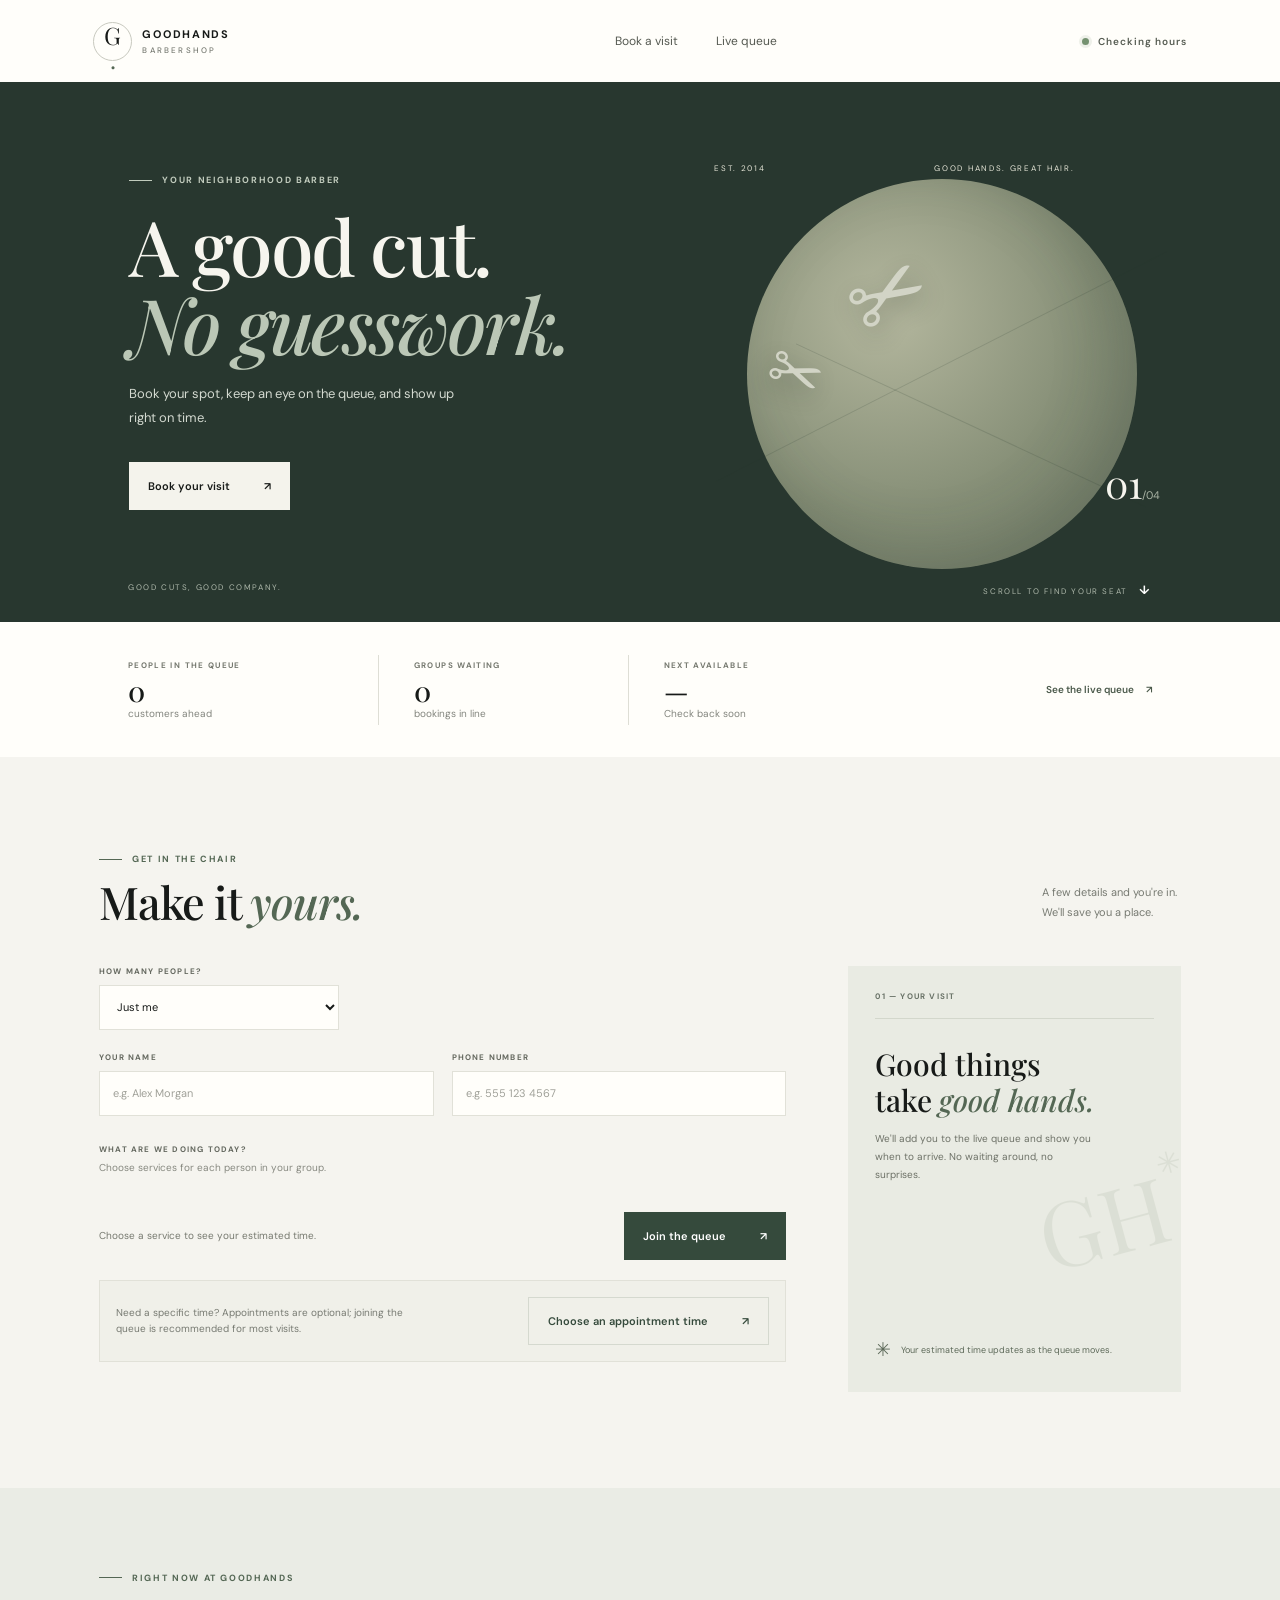
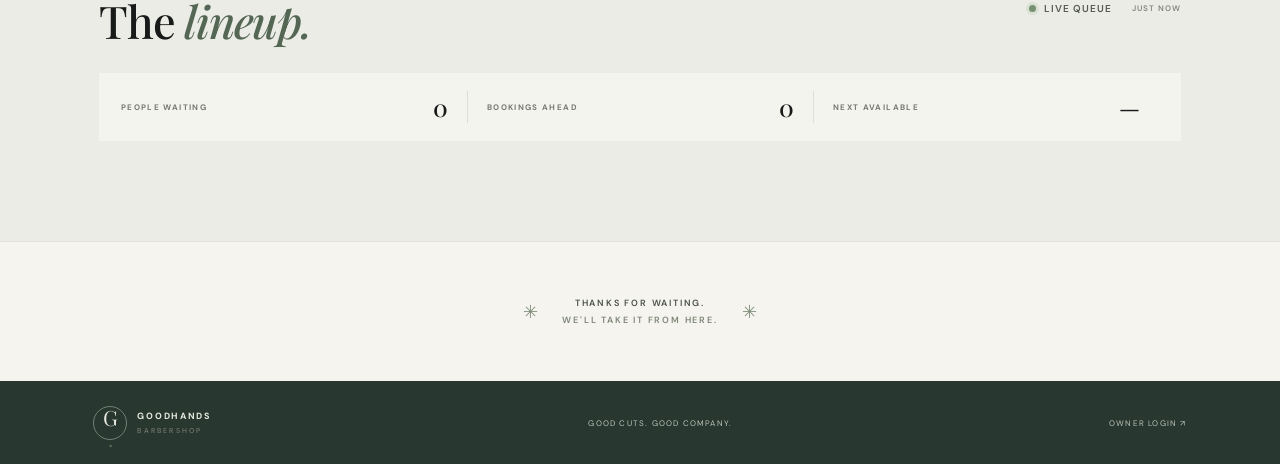
<file: index.html>
<!doctype html>
<html lang="en">
  <head>
    <meta charset="utf-8">
    <meta name="viewport" content="width=device-width, initial-scale=1">
    <meta name="theme-color" content="#111312">
    <title>Goodhands — Barbershop</title>
    <link rel="preconnect" href="https://fonts.googleapis.com">
    <link rel="preconnect" href="https://fonts.gstatic.com" crossorigin>
    <link href="https://fonts.googleapis.com/css2?family=DM+Sans:wght@400;500;600;700&family=Playfair+Display:wght@500;600;700&display=swap" rel="stylesheet">
    <link rel="stylesheet" href="styles.css">
    <script type="module" src="bootstrap.js"></script>
  </head>
  <body data-app-page="public">
    <header class="topbar">
      <a class="brand" href="#" aria-label="Goodhands home">
        <span class="brand-mark">G<span>.</span></span>
        <span class="brand-name">GOODHANDS<small>BARBERSHOP</small></span>
      </a>
      <nav class="main-nav" aria-label="Main navigation">
        <a href="#book">Book a visit</a>
        <a href="#queue">Live queue</a>
      </nav>
      <span class="open-status"><i></i><span id="shop-status">Checking hours</span></span>
    </header>

    <main>
      <section class="hero">
        <div class="hero-copy">
          <p class="eyebrow"><span class="eyebrow-line"></span> YOUR NEIGHBORHOOD BARBER</p>
          <h1>A good cut.<br><em>No guesswork.</em></h1>
          <p class="hero-description">Book your spot, keep an eye on the queue, and show up right on time.</p>
          <a class="button button-light" href="#book">Book your visit <span aria-hidden="true">↗</span></a>
        </div>
        <div class="hero-art" aria-hidden="true">
          <div class="sun-disc"></div>
          <div class="art-caption"><span>EST. 2014</span><span>GOOD HANDS. GREAT HAIR.</span></div>
          <div class="hero-number">01<span>/04</span></div>
          <div class="scissor scissor-one">✂</div>
          <div class="scissor scissor-two">✂</div>
        </div>
        <div class="hero-foot">
          <span>GOOD CUTS, GOOD COMPANY.</span>
          <span>SCROLL TO FIND YOUR SEAT <b>↓</b></span>
        </div>
      </section>

      <section class="stats-bar" aria-label="Current shop queue">
        <div class="stat-cell"><span class="stat-label">PEOPLE IN THE QUEUE</span><strong id="hero-people">0</strong><span class="stat-note">customers ahead</span></div>
        <div class="stat-cell"><span class="stat-label">GROUPS WAITING</span><strong id="hero-groups">0</strong><span class="stat-note">bookings in line</span></div>
        <div class="stat-cell"><span class="stat-label">NEXT AVAILABLE</span><strong id="hero-next">—</strong><span class="stat-note" id="hero-next-note">Check back soon</span></div>
        <a href="#queue" class="stats-link">See the live queue <span>↗</span></a>
      </section>

      <section class="section booking-section" id="book">
        <div class="section-heading">
          <div><p class="eyebrow"><span class="eyebrow-line"></span> GET IN THE CHAIR</p><h2>Make it <em>yours.</em></h2></div>
          <p class="section-aside">A few details and you're in.<br>We'll save you a place.</p>
        </div>
        <div class="booking-layout">
          <form id="booking-form" class="booking-form">
            <label class="field party-field"><span>HOW MANY PEOPLE?</span><select id="party-size" name="partySize"><option value="1">Just me</option><option value="2">2 people</option><option value="3">3 people</option><option value="4">4 people</option><option value="5">5 people</option><option value="6">6 people</option></select></label>
            <div class="form-row">
              <label class="field"><span>YOUR NAME</span><input id="customer-name" name="name" autocomplete="name" placeholder="e.g. Alex Morgan" required maxlength="60"></label>
              <label class="field"><span>PHONE NUMBER</span><input id="customer-phone" name="phone" type="tel" autocomplete="tel" placeholder="e.g. 555 123 4567" required maxlength="24"></label>
            </div>
            <section class="service-field">
              <h3 class="service-heading">WHAT ARE WE DOING TODAY?</h3>
              <p>Choose services for each person in your group.</p>
              <div class="person-services" id="person-services"></div>
            </section>
            <div class="form-footer">
              <span id="booking-estimate">Choose a service to see your estimated time.</span>
              <button class="button button-dark" type="submit">Join the queue <span aria-hidden="true">↗</span></button>
            </div>
            <div class="appointment-option">
              <p>Need a specific time? Appointments are optional; joining the queue is recommended for most visits.</p>
              <button class="button button-outline" id="choose-appointment" type="button">Choose an appointment time <span aria-hidden="true">↗</span></button>
            </div>
            <p class="form-message" id="form-message" role="status" aria-live="polite"></p>
          </form>
          <aside class="booking-aside">
            <div class="aside-index">01 — YOUR VISIT</div>
            <div class="aside-rule"></div>
            <h3>Good things<br>take <em>good hands.</em></h3>
            <p>We'll add you to the live queue and show you when to arrive. No waiting around, no surprises.</p>
            <div class="aside-detail"><span>✳</span><span>Your estimated time updates as the queue moves.</span></div>
            <div class="aside-stamp">GH<span>✳</span></div>
          </aside>
        </div>
      </section>

      <section class="queue-section" id="queue">
        <div class="section queue-inner">
          <div class="section-heading queue-heading">
            <div><p class="eyebrow"><span class="eyebrow-line"></span> RIGHT NOW AT GOODHANDS</p><h2>The <em>lineup.</em></h2></div>
            <div class="queue-live"><i></i> LIVE QUEUE <span id="queue-updated">JUST NOW</span></div>
          </div>
          <div class="queue-summary">
            <div><span class="stat-label">PEOPLE WAITING</span><strong id="queue-people">0</strong></div>
            <div><span class="stat-label">BOOKINGS AHEAD</span><strong id="queue-groups">0</strong></div>
            <div><span class="stat-label">NEXT AVAILABLE</span><strong id="queue-next">—</strong></div>
          </div>
          <div class="queue-list" id="queue-list" aria-live="polite"></div>
        </div>
      </section>

      <dialog class="booking-dialog appointment-dialog" id="appointment-dialog" aria-labelledby="appointment-title">
        <div class="confirmation-card">
          <div class="confirmation-mark">G<span>✳</span></div>
          <p class="eyebrow"><span class="eyebrow-line"></span> PICK YOUR VISIT TIME</p>
          <h2 id="appointment-title">Choose a <em>time.</em></h2>
          <p class="appointment-help">Available appointments today and tomorrow. Times reflect the current queue.</p>
          <label class="field appointment-date-field" for="appointment-date"><span>DATE</span>
            <select id="appointment-date"></select>
          </label>
          <div class="appointment-slots" id="appointment-slots" role="group" aria-label="Available appointment times"></div>
          <p class="appointment-message" id="appointment-message" role="status" aria-live="polite"></p>
          <button class="button button-dark confirmation-close" id="confirm-appointment" type="button" disabled>Confirm appointment <span aria-hidden="true">↗</span></button>
          <button class="dialog-cancel" id="cancel-appointment" type="button">Back to booking</button>
        </div>
      </dialog>

      <dialog class="booking-dialog" id="booking-confirmation" aria-labelledby="confirmation-title">
        <div class="confirmation-card">
          <div class="confirmation-mark">G<span>✳</span></div>
          <p class="eyebrow" id="confirmation-type"><span class="eyebrow-line"></span> YOU'RE IN THE QUEUE</p>
          <h2 id="confirmation-title">Booking <em>confirmed.</em></h2>
          <p class="confirmation-number-label">YOUR BOOKING NUMBER</p>
          <strong class="confirmation-number" id="confirmation-number"></strong>
          <p class="confirmation-number-help">Your token is the first 2 letters of your name, followed by a hyphen and the last 3 digits of your phone number.</p>
          <div class="confirmation-time"><span id="confirmation-time-label">ESTIMATED CHAIR TIME</span><strong id="confirmation-time"></strong></div>
          <p class="arrival-note">Please arrive <strong>15 minutes before</strong> your estimated time.</p>
          <div class="confirmation-contacts">
            <a class="confirmation-contact" id="confirmation-call" href="tel:" hidden>Call the shop</a>
            <a class="confirmation-contact" id="confirmation-whatsapp" href="https://wa.me/" target="_blank" rel="noopener" hidden>WhatsApp</a>
          </div>
          <button class="button button-dark confirmation-close" id="confirmation-close" type="button">Got it <span aria-hidden="true">✓</span></button>
        </div>
      </dialog>

      <dialog class="booking-dialog" id="after-hours-dialog" aria-labelledby="after-hours-title">
        <div class="confirmation-card">
          <div class="confirmation-mark">G<span>✳</span></div>
          <p class="eyebrow"><span class="eyebrow-line"></span> WE'RE CLOSED FOR TODAY</p>
          <h2 id="after-hours-title">The shop is <em>closed.</em></h2>
          <p class="after-hours-message">Today's closing time is <strong id="closing-time"></strong>. Contact the owner or book for tomorrow.</p>
          <div class="confirmation-contacts after-hours-contacts">
            <a class="confirmation-contact" id="after-hours-call" href="tel:" hidden>Call the shop</a>
            <a class="confirmation-contact" id="after-hours-whatsapp" href="https://wa.me/" target="_blank" rel="noopener" hidden>WhatsApp</a>
            <span class="contact-unavailable" id="after-hours-no-contact" hidden>Owner contact details aren't available.</span>
          </div>
          <button class="button button-dark confirmation-close" id="book-tomorrow" type="button">Book for tomorrow <span aria-hidden="true">↗</span></button>
          <button class="dialog-cancel" id="cancel-after-hours" type="button">Not now</button>
        </div>
      </dialog>

      <section class="closing-note"><span>✳</span><p>THANKS FOR WAITING.<br><em>WE'LL TAKE IT FROM HERE.</em></p><span>✳</span></section>
    </main>
    <footer><a class="brand footer-brand" href="#"><span class="brand-mark">G<span>.</span></span><span class="brand-name">GOODHANDS<small>BARBERSHOP</small></span></a><span>GOOD CUTS. GOOD COMPANY.</span><span class="footer-actions"><a id="contact-owner" href="tel:" hidden>CALL SHOP ↗</a><a id="whatsapp-owner" href="https://wa.me/" target="_blank" rel="noopener" hidden>WHATSAPP ↗</a><a href="owner.html">OWNER LOGIN ↗</a></span></footer>
  </body>
</html>
</file>
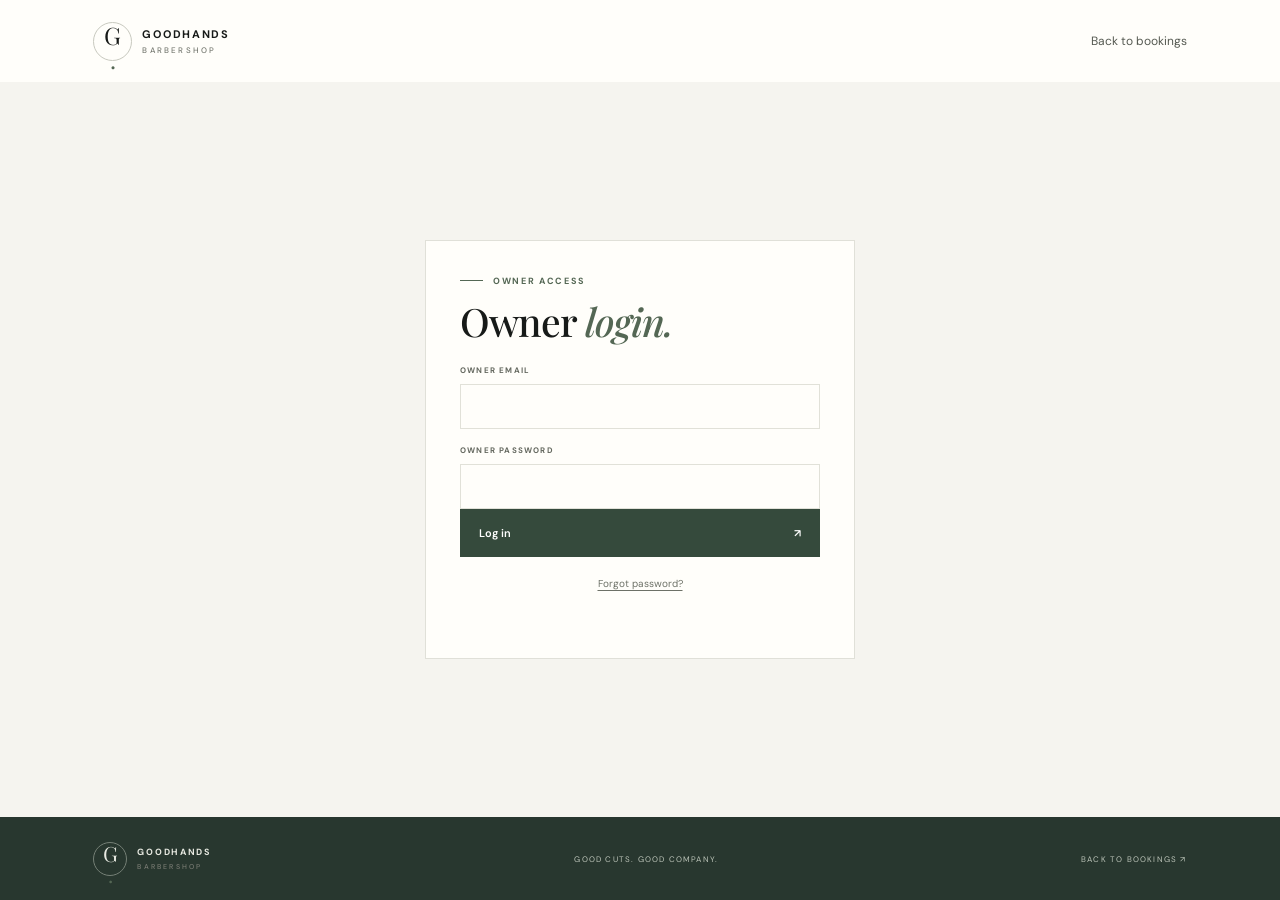
<file: owner.html>
<!doctype html>
<html lang="en">
  <head>
    <meta charset="utf-8">
    <meta name="viewport" content="width=device-width, initial-scale=1">
    <meta name="theme-color" content="#111312">
    <title>Owner login — Goodhands</title>
    <link rel="preconnect" href="https://fonts.googleapis.com">
    <link rel="preconnect" href="https://fonts.gstatic.com" crossorigin>
    <link href="https://fonts.googleapis.com/css2?family=DM+Sans:wght@400;500;600;700&family=Playfair+Display:wght@500;600;700&display=swap" rel="stylesheet">
    <link rel="stylesheet" href="styles.css">
    <script type="module" src="bootstrap.js"></script>
  </head>
  <body data-app-page="owner">
    <header class="topbar">
      <a class="brand" href="index.html" aria-label="Goodhands home">
        <span class="brand-mark">G<span>.</span></span>
        <span class="brand-name">GOODHANDS<small>BARBERSHOP</small></span>
      </a>
      <nav class="main-nav" aria-label="Main navigation">
        <a href="index.html">Back to bookings</a>
      </nav>
      <button class="logout-button" id="logout-button" type="button" hidden>Log out</button>
    </header>
    <main>
      <section class="owner-auth-wrap" id="auth-panel">
        <form class="auth-card" id="auth-form">
          <p class="eyebrow"><span class="eyebrow-line"></span> OWNER ACCESS</p>
          <h1 id="auth-title">Owner <em>login.</em></h1>
          <p class="auth-intro" id="auth-intro"></p>
          <label class="field"><span>OWNER EMAIL</span><input id="owner-email" type="email" autocomplete="username" required></label>
          <label class="field"><span>OWNER PASSWORD</span><input id="owner-password" type="password" autocomplete="current-password" minlength="8" required></label>
          <button class="button button-dark auth-submit" id="auth-submit" type="submit">Log in <span aria-hidden="true">↗</span></button>
          <button class="dialog-cancel forgot-password" id="forgot-password" type="button">Forgot password?</button>
          <p class="form-message" id="auth-message" role="status" aria-live="polite"></p>
        </form>
        <form class="auth-card" id="password-update-form" hidden>
          <p class="eyebrow"><span class="eyebrow-line"></span> ACCOUNT RECOVERY</p>
          <h1>Set a new <em>password.</em></h1>
          <p class="auth-intro">Choose a new password for your owner account.</p>
          <label class="field"><span>NEW PASSWORD</span><input id="new-owner-password" type="password" autocomplete="new-password" minlength="8" required></label>
          <label class="field"><span>CONFIRM NEW PASSWORD</span><input id="confirm-owner-password" type="password" autocomplete="new-password" minlength="8" required></label>
          <button class="button button-dark auth-submit" type="submit">Update password <span aria-hidden="true">↗</span></button>
          <p class="form-message" id="password-update-message" role="status" aria-live="polite"></p>
        </form>
      </section>

      <section class="section owner-section owner-dashboard" id="owner-dashboard" hidden>
        <div class="section-heading">
          <div><p class="eyebrow"><span class="eyebrow-line"></span> THE BACK ROOM</p><h2>Owner <em>dashboard.</em></h2></div>
          <p class="section-aside">Set your hours. Keep the line moving.<br>You're in control.</p>
        </div>
        <p class="auth-warning dashboard-warning">Shop settings and customer details are stored in the shared online database. Keep your owner account password private.</p>
        <div class="owner-layout">
          <form id="hours-form" class="hours-card">
            <div class="card-title-row"><div><span class="card-kicker">01 / SHOP SETTINGS</span><h3>Shop hours</h3></div><span class="settings-icon">✳</span></div>
            <div class="hours-grid">
              <label class="field"><span>OPENS AT</span><input type="time" id="open-time" required></label>
              <label class="field"><span>CLOSES AT</span><input type="time" id="close-time" required></label>
              <label class="field"><span>LUNCH STARTS</span><input type="time" id="lunch-start" required></label>
              <label class="field"><span>LUNCH ENDS</span><input type="time" id="lunch-end" required></label>
            </div>
            <label class="field owner-contact-field"><span>SHOP CONTACT PHONE</span><input type="tel" id="owner-phone" autocomplete="tel" placeholder="Include country code for WhatsApp" maxlength="24"></label>
            <p class="hours-hint">Set your public contact number here. Add a country code to enable WhatsApp.</p>
            <button type="submit" class="button button-dark hours-save">Save shop hours <span aria-hidden="true">↗</span></button>
            <p class="form-message" id="hours-message" role="status" aria-live="polite"></p>
          </form>
          <div class="manage-card">
            <div class="card-title-row"><div><span class="card-kicker">02 / KEEP THINGS MOVING</span><h3>Manage the queue</h3></div><span class="manage-count" id="manage-count">0 WAITING</span></div>
            <div class="manage-list" id="manage-list"></div>
            <p class="form-message" id="manage-message" role="status" aria-live="polite"></p>
            <div class="completed-wrap">
              <button type="button" class="completed-toggle" id="completed-toggle" aria-expanded="false">Completed visits <span id="completed-count">(0)</span><span class="toggle-arrow">⌄</span></button>
              <div class="completed-list" id="completed-list" hidden></div>
            </div>
          </div>
        </div>
        <form class="owner-add-form" id="owner-booking-form">
          <div class="card-title-row">
            <div><span class="card-kicker">03 / WALK-IN OR PHONE BOOKING</span><h3>Add people to the queue</h3></div>
            <span class="settings-icon">＋</span>
          </div>
          <label class="field owner-party-field"><span>HOW MANY PEOPLE?</span><select id="owner-party-size" name="partySize"><option value="1">1 person</option><option value="2">2 people</option><option value="3">3 people</option><option value="4">4 people</option><option value="5">5 people</option><option value="6">6 people</option></select></label>
          <div class="form-row owner-customer-fields">
            <label class="field"><span>YOUR NAME</span><input id="owner-customer-name" autocomplete="name" maxlength="60" required></label>
            <label class="field"><span>PHONE NUMBER</span><input id="owner-customer-phone" type="tel" autocomplete="tel" maxlength="24" required></label>
          </div>
          <section class="service-field">
            <h4 class="service-heading">SERVICES FOR EACH PERSON</h4>
            <p>Choose at least one service per person.</p>
            <div class="person-services" id="owner-person-services"></div>
          </section>
          <div class="form-footer"><span id="owner-booking-estimate">Choose services for the group.</span><button class="button button-dark" type="submit">Add to queue <span aria-hidden="true">↗</span></button></div>
          <p class="form-message" id="owner-booking-message" role="status" aria-live="polite"></p>
        </form>
      </section>
    </main>
    <footer><a class="brand footer-brand" href="index.html"><span class="brand-mark">G<span>.</span></span><span class="brand-name">GOODHANDS<small>BARBERSHOP</small></span></a><span>GOOD CUTS. GOOD COMPANY.</span><a href="index.html">BACK TO BOOKINGS ↗</a></footer>
  </body>
</html>
</file>
<file: styles.css>
:root {
  color-scheme: light;
  --ink: #171a18;
  --muted: #777a72;
  --paper: #f5f4ef;
  --white: #fffefa;
  --green: #546754;
  --green-dark: #354a3c;
  --line: #deded5;
  --serif: "Playfair Display", Georgia, serif;
  --sans: "DM Sans", Arial, sans-serif;
}

* { box-sizing: border-box; }
[hidden] { display: none !important; }
html { scroll-behavior: smooth; scroll-padding-top: 85px; }
body { margin: 0; background: var(--paper); color: var(--ink); font-family: var(--sans); font-size: 14px; -webkit-font-smoothing: antialiased; }
a { color: inherit; text-decoration: none; }
button, input, select { font: inherit; }
button, a, input, select { -webkit-tap-highlight-color: transparent; }

.topbar { height: 82px; padding: 0 7.3%; display: flex; align-items: center; justify-content: space-between; background: var(--white); }
.brand { display: inline-flex; align-items: center; gap: 10px; }
.brand-mark { width: 39px; height: 39px; display: grid; place-items: center; border: 1px solid #c8c9bf; border-radius: 50%; font-family: var(--serif); font-size: 24px; line-height: 1; }
.brand-mark span { color: var(--green); }
.brand-name { font-size: 11px; font-weight: 700; letter-spacing: 1.7px; }
.brand-name small { display: block; margin-top: 4px; color: var(--muted); font-size: 8px; font-weight: 500; letter-spacing: 2.2px; }
.main-nav { display: flex; gap: 38px; margin-left: 80px; color: #555951; font-size: 12px; }
.main-nav a:hover, footer a:hover { color: var(--green); }
.open-status, .queue-live { display: inline-flex; align-items: center; gap: 9px; color: #565c52; font-size: 10px; font-weight: 600; letter-spacing: 1px; }
.open-status i, .queue-live i { width: 7px; height: 7px; border-radius: 50%; background: #759170; box-shadow: 0 0 0 3px #75917020; }
.open-status.closed i { background: #b47c5e; box-shadow: 0 0 0 3px #b47c5e20; }

.hero { position: relative; min-height: 540px; padding: 92px 10.1% 58px; overflow: hidden; background: #28372f; color: #f6f5ee; }
.hero-copy { position: relative; z-index: 2; max-width: 470px; }
.eyebrow { display: flex; align-items: center; gap: 10px; margin: 0 0 20px; color: var(--green); font-size: 9px; font-weight: 700; letter-spacing: 1.65px; }
.hero .eyebrow { color: #c1cbbd; }
.eyebrow-line { display: inline-block; width: 23px; height: 1px; background: currentColor; }
h1, h2, h3, p { margin-top: 0; }
h1, h2, .booking-aside h3 { font-family: var(--serif); font-weight: 500; }
h1 { margin-bottom: 19px; font-size: clamp(52px, 6vw, 78px); line-height: 1.02; letter-spacing: -2.4px; }
h1 em, h2 em, h3 em { color: #bbc7b6; font-weight: 500; }
.hero-description { max-width: 330px; margin: 0 0 31px; color: #d3d9d0; font-size: 13px; line-height: 1.9; }
.button { min-height: 48px; display: inline-flex; align-items: center; justify-content: space-between; gap: 34px; padding: 0 19px; border: 0; cursor: pointer; font-size: 11px; font-weight: 600; transition: background .2s, transform .2s; }
.button:hover { transform: translateY(-2px); }
.button-light { background: #f4f3ec; color: var(--ink); }
.button-light:hover { background: #dce2d8; }
.button-dark { background: var(--green-dark); color: white; }
.button-dark:hover { background: #263a2e; }
.button-outline { border: 1px solid #d5d9cf; background: transparent; color: var(--green-dark); }
.button-outline:hover { background: #eff2ec; }
.hero-art { position: absolute; top: 0; right: 8.5%; width: 42%; height: 100%; }
.sun-disc { position: absolute; top: 18%; left: 21%; width: min(390px, 84%); aspect-ratio: 1; border-radius: 50%; background: radial-gradient(circle at 36% 34%, #b4b79e 0%, #858e76 57%, #717b68 100%); box-shadow: inset -20px -17px 60px #25342c35; }
.sun-disc:before, .sun-disc:after { position: absolute; content: ""; left: -15%; right: -15%; height: 1px; background: #26372e2b; transform: rotate(-27deg); top: 48%; }
.sun-disc:after { left: 8%; right: -7%; top: 63%; transform: rotate(25deg); }
.art-caption { position: absolute; top: 15%; left: 15%; z-index: 1; display: flex; width: 67%; justify-content: space-between; color: #e5e5d7; font-size: 8px; letter-spacing: 1.7px; }
.hero-number { position: absolute; right: 2%; bottom: 21%; font-family: var(--serif); font-size: 39px; }
.hero-number span { color: #aab4a5; font-family: var(--sans); font-size: 11px; }
.scissor { position: absolute; z-index: 1; color: #d2d4c6; font-size: 93px; line-height: 1; text-shadow: 0 10px 24px #17231b50; }
.scissor-one { top: 31%; left: 40%; transform: rotate(-32deg); }
.scissor-two { top: 48%; left: 25%; font-size: 65px; transform: rotate(21deg); }
.hero-foot { position: absolute; right: 10%; bottom: 24px; left: 10%; display: flex; justify-content: space-between; color: #aeb8ab; font-size: 8px; letter-spacing: 1.6px; }
.hero-foot b { margin-left: 8px; color: white; font-size: 12px; }

.stats-bar { min-height: 135px; display: grid; grid-template-columns: 1fr 1fr 1.1fr 1fr; align-items: center; padding: 20px 10%; background: var(--white); }
.stat-cell { min-height: 70px; display: flex; flex-direction: column; align-items: flex-start; justify-content: center; padding-left: 35px; border-left: 1px solid var(--line); }
.stat-cell:first-child { padding-left: 0; border-left: 0; }
.stat-label { color: #76796f; font-size: 8px; font-weight: 700; letter-spacing: 1.35px; }
.stat-cell strong { margin: 7px 0 2px; font-family: var(--serif); font-size: 28px; font-weight: 500; line-height: 1; }
.stat-note { color: #83857e; font-size: 10px; }
.stats-link { justify-self: end; padding: 10px 0; color: #4a594a; font-size: 10px; font-weight: 600; }
.stats-link span { margin-left: 10px; }

.section { max-width: 1150px; margin: 0 auto; padding: 96px 34px; }
.section-heading { display: flex; align-items: end; justify-content: space-between; margin-bottom: 39px; }
.section-heading .eyebrow { margin-bottom: 12px; }
h2 { margin: 0; font-size: 45px; line-height: 1.1; letter-spacing: -1.2px; }
h2 em, .booking-aside h3 em { color: var(--green); }
.section-aside { margin: 0 4px 4px 15px; color: #777a72; font-size: 11px; line-height: 1.8; }
.booking-layout { display: grid; grid-template-columns: 1.55fr .75fr; gap: 62px; align-items: stretch; }
.booking-form { padding: 0 0 8px; }
.form-row { display: grid; grid-template-columns: 1fr 1fr; gap: 18px; }
.field { display: flex; flex-direction: column; gap: 9px; }
.field > span, .service-field legend { color: #64685f; font-size: 8px; font-weight: 700; letter-spacing: 1.2px; }
.field input, .field select { width: 100%; height: 45px; padding: 0 13px; border: 1px solid #e1e1d8; border-radius: 0; outline: none; background: #fffefa; color: var(--ink); font-size: 11px; }
.field input:focus, .field select:focus { border-color: #70816c; box-shadow: 0 0 0 2px #70816c1c; }
.field input::placeholder { color: #a0a199; }
.party-field { margin: 0 0 22px; max-width: 240px; }
.booking-form > .form-row { margin-top: 22px; }
.service-field { min-width: 0; margin: 28px 0 0; padding: 0; border: 0; }
.service-heading { margin: 0; color: #64685f; font-family: var(--sans); font-size: 8px; font-weight: 700; letter-spacing: 1.2px; }
.service-field > p { margin: 7px 0 14px; color: #878980; font-size: 10px; }
.person-services { display: grid; gap: 12px; }
.person-service-card { min-width: 0; margin: 0; padding: 13px; border: 1px solid #e0e0d7; }
.person-service-card legend { padding: 0 6px; color: #53644f; font-size: 9px; font-weight: 700; letter-spacing: 1px; }
.service-grid { display: grid; grid-template-columns: 1fr 1fr; gap: 9px; }
.service-option { min-height: 48px; display: flex; align-items: center; gap: 11px; padding: 0 12px; border: 1px solid #e0e0d7; background: var(--white); cursor: pointer; transition: border .2s, background .2s; }
.service-option:has(input:checked) { border-color: #738371; background: #f0f2ec; }
.service-option input { position: absolute; width: 1px; height: 1px; opacity: 0; }
.service-check { width: 14px; height: 14px; display: grid; flex: 0 0 14px; place-items: center; border: 1px solid #bfc1b6; border-radius: 50%; }
.service-option input:checked + .service-check { border-color: var(--green); background: var(--green); }
.service-option input:checked + .service-check:after { width: 4px; height: 4px; border-radius: 50%; background: white; content: ""; }
.service-option input:focus-visible + .service-check { outline: 2px solid #71816c; outline-offset: 3px; }
.service-name { font-size: 10px; font-weight: 600; }
.service-time { margin-left: auto; color: #84867e; font-size: 8px; letter-spacing: .5px; }
.form-footer { display: flex; align-items: center; justify-content: space-between; gap: 16px; margin-top: 24px; }
.form-footer > span { color: #76796f; font-size: 10px; }
.appointment-option { display: flex; align-items: center; justify-content: space-between; gap: 16px; margin-top: 20px; padding: 16px; border: 1px solid #e1e1d8; background: #f0f0e9; }
.appointment-option p { max-width: 290px; margin: 0; color: #777a72; font-size: 10px; line-height: 1.6; }
.appointment-option .button { flex: 0 0 auto; }
.form-message { min-height: 14px; margin: 8px 0 0; color: var(--green-dark); font-size: 10px; }
.form-message.error { color: #a04f38; }
.booking-aside { position: relative; min-height: 380px; padding: 25px 27px; overflow: hidden; background: #e9ebe3; }
.aside-index, .card-kicker { color: #697267; font-size: 8px; font-weight: 700; letter-spacing: 1.2px; }
.aside-rule { width: 100%; height: 1px; margin: 17px 0 27px; background: #d3d7cc; }
.booking-aside h3 { position: relative; z-index: 1; margin: 0 0 12px; font-size: 30px; line-height: 1.2; }
.booking-aside > p { position: relative; z-index: 1; max-width: 220px; color: #6d7167; font-size: 10px; line-height: 1.8; }
.aside-detail { position: absolute; right: 24px; bottom: 27px; left: 27px; display: flex; gap: 10px; align-items: center; color: #5e6a5a; font-size: 9px; line-height: 1.5; }
.aside-detail > span:first-child { font-size: 19px; }
.aside-stamp { position: absolute; top: 45%; right: -12px; color: #8d9a83; font-family: var(--serif); font-size: 90px; opacity: .14; transform: rotate(-15deg); }
.aside-stamp span { font-size: 30px; vertical-align: top; }

.queue-section { background: #eaece5; }
.queue-inner { padding-top: 84px; padding-bottom: 82px; }
.queue-heading { margin-bottom: 28px; }
.queue-live { align-self: center; gap: 8px; }
.queue-live > span { margin-left: 12px; color: #85877f; font-size: 8px; }
.queue-summary { display: grid; grid-template-columns: repeat(3, 1fr); margin-bottom: 18px; padding: 18px 22px; background: #f4f4ef; }
.queue-summary > div { display: flex; justify-content: space-between; align-items: center; padding: 0 19px; border-left: 1px solid #deded5; }
.queue-summary > div:first-child { padding-left: 0; border: 0; }
.queue-summary strong { font-family: var(--serif); font-size: 24px; font-weight: 500; }
.queue-list, .manage-list { display: grid; gap: 8px; }
.queue-card { display: grid; grid-template-columns: 44px 1.4fr 1fr 1fr 1.1fr; align-items: center; gap: 15px; min-height: 82px; padding: 14px 20px; background: var(--white); }
.queue-position { display: grid; width: 34px; height: 34px; place-items: center; border: 1px solid #dfe1d7; border-radius: 50%; color: #526250; font-family: var(--serif); font-size: 15px; }
.queue-customer strong, .manage-customer strong { display: block; margin-bottom: 4px; font-size: 11px; font-weight: 600; }
.queue-customer span, .queue-service, .queue-party { color: #7a7c74; font-size: 9px; }
.queue-service { line-height: 1.6; }
.queue-time { justify-self: end; text-align: right; }
.queue-time strong { display: block; margin-bottom: 4px; color: #415342; font-size: 12px; }
.queue-time span { color: #81837b; font-size: 8px; }
.queue-time .service-timer { color: #415342; font-variant-numeric: tabular-nums; }
.queue-time .service-timer-overdue { color: #bd342b; }
.queue-time .service-timer-paused { color: #777a72; }
.empty-state { padding: 33px 20px; background: #f7f7f1; color: #74776f; text-align: center; font-size: 11px; }
.empty-state strong { display: block; margin-bottom: 5px; color: #353c34; font-family: var(--serif); font-size: 19px; font-weight: 500; }

.owner-section { padding-top: 90px; padding-bottom: 92px; }
.owner-add-form { margin-bottom: 18px; padding: 25px 26px; border: 1px solid #e0e0d8; background: var(--white); }
.owner-add-form .card-title-row { margin-bottom: 17px; }
.owner-add-form .card-title-row h3 { margin: 7px 0 0; font-family: var(--serif); font-size: 22px; font-weight: 500; }
.owner-party-field { max-width: 240px; }
.owner-customer-fields { margin-top: 18px; }
.owner-add-form .service-field { margin-top: 23px; }
.owner-add-form .form-footer { margin-top: 18px; }
.owner-layout { display: grid; grid-template-columns: .85fr 1.15fr; gap: 17px; align-items: stretch; }
.hours-card, .manage-card { padding: 25px 26px; border: 1px solid #e0e0d8; background: var(--white); }
.card-title-row { display: flex; align-items: center; justify-content: space-between; margin-bottom: 25px; }
.card-title-row h3 { margin: 7px 0 0; font-family: var(--serif); font-size: 22px; font-weight: 500; }
.settings-icon { color: #82907b; font-size: 22px; }
.hours-grid { display: grid; grid-template-columns: 1fr 1fr; gap: 18px 12px; }
.hours-grid .field { gap: 7px; }
.hours-grid .field input { height: 40px; }
.hours-hint { margin: 16px 0 17px; color: #7c7e77; font-size: 9px; line-height: 1.6; }
.hours-save { width: 100%; min-height: 43px; }
.manage-card { min-width: 0; }
.manage-count { padding: 7px 9px; background: #edf0e9; color: #53644f; font-size: 8px; font-weight: 700; letter-spacing: .8px; }
.manage-card .card-title-row { margin-bottom: 16px; }
.manage-row { display: grid; grid-template-columns: minmax(100px, 1fr) 70px 82px auto; align-items: center; gap: 9px; padding: 11px 0; border-top: 1px solid #eeeee8; }
.manage-actions { display: flex; flex-wrap: wrap; align-items: center; gap: 6px; }
.call-button { min-height: 31px; display: inline-flex; align-items: center; justify-content: center; padding: 0 10px; border: 1px solid #d8ddd3; color: #4f604c; font-size: 9px; font-weight: 600; }
.call-button:hover { border-color: var(--green); background: #eff2ec; }
.start-button { min-height: 31px; padding: 0 11px; border: 0; background: var(--green-dark); color: white; cursor: pointer; font-size: 9px; font-weight: 600; }
.start-button:hover { background: #263a2e; }
.pause-button { min-height: 31px; padding: 0 10px; border: 1px solid #d8ddd3; background: #eff2ec; color: #4f604c; cursor: pointer; font-size: 9px; font-weight: 600; }
.pause-button:hover { border-color: var(--green); background: #e4e9df; }
.stop-button { min-height: 31px; padding: 0 10px; border: 1px solid #e1c9c4; background: #fff8f6; color: #9c493e; cursor: pointer; font-size: 9px; font-weight: 600; }
.stop-button:hover { border-color: #bd6a5d; background: #f9eeeb; }
.started-badge { color: #53644f; font-size: 8px; font-weight: 700; letter-spacing: .6px; }
.manage-customer span { color: #81837b; font-size: 8px; }
.manage-meta { color: #77796f; font-size: 8px; line-height: 1.5; }
.manage-meta strong { display: block; color: #434a40; font-size: 10px; font-weight: 600; }
.complete-button { min-height: 31px; padding: 0 10px; border: 1px solid #d8ddd3; background: transparent; color: #4f604c; cursor: pointer; font-size: 9px; font-weight: 600; }
.complete-button:hover { border-color: var(--green); background: #eff2ec; }
.completed-wrap { margin-top: 14px; border-top: 1px solid #e8e8e1; }
.completed-toggle { width: 100%; display: flex; align-items: center; gap: 5px; padding: 15px 0 0; border: 0; background: transparent; color: #62675e; cursor: pointer; text-align: left; font-size: 9px; font-weight: 600; }
.toggle-arrow { margin-left: auto; font-size: 15px; transition: transform .2s; }
.completed-toggle[aria-expanded="true"] .toggle-arrow { transform: rotate(180deg); }
.completed-list { margin-top: 10px; }
.completed-row { display: flex; justify-content: space-between; gap: 10px; padding: 8px 0; border-top: 1px solid #efefe9; color: #797b73; font-size: 9px; }
.completed-row strong { color: #465044; font-weight: 600; }
.closing-note { min-height: 140px; display: flex; align-items: center; justify-content: center; gap: 24px; border-top: 1px solid #e2e2da; text-align: center; }
.closing-note > span { color: #81907c; font-size: 18px; }
.closing-note p { margin: 0; color: #4a5147; font-size: 9px; font-weight: 600; letter-spacing: 1.8px; line-height: 1.8; }
.closing-note em { color: #7d8677; font-style: normal; }
footer { min-height: 83px; display: flex; align-items: center; justify-content: space-between; padding: 0 7.3%; background: #28372f; color: #e7e9e1; }
.footer-brand .brand-mark { width: 34px; height: 34px; border-color: #758076; font-size: 21px; }
.footer-brand .brand-name { font-size: 9px; }
.footer-brand .brand-name small { font-size: 7px; }
footer > span, footer > a:last-child { color: #bcc4b9; font-size: 8px; letter-spacing: 1.2px; }
.footer-actions { display: flex; align-items: center; gap: 20px; }
.footer-actions a { color: #bcc4b9; font-size: 8px; letter-spacing: 1.2px; }
.footer-actions a:hover { color: white; }
.owner-contact-field { margin-top: 18px; }
.booking-dialog { width: min(460px, calc(100% - 32px)); max-width: none; max-height: calc(100% - 32px); padding: 0; border: 0; background: transparent; color: var(--ink); }
.startup-error { max-width: 760px; margin: 20px auto; padding: 16px 20px; border-left: 3px solid #a04f38; background: #fff3ef; color: #752f20; font-size: 13px; line-height: 1.6; }
.appointment-dialog { width: min(520px, calc(100% - 32px)); }
.booking-dialog::backdrop { background: #101713b8; backdrop-filter: blur(3px); }
.confirmation-card { position: relative; padding: 33px; border: 1px solid #e0e0d8; background: var(--white); text-align: center; }
.confirmation-mark { width: 42px; height: 42px; display: grid; place-items: center; margin: 0 auto 17px; border: 1px solid #d6d9ce; border-radius: 50%; color: var(--green-dark); font-family: var(--serif); font-size: 22px; }
.confirmation-mark span { margin-left: 2px; color: var(--green); font-family: var(--sans); font-size: 9px; }
.confirmation-card .eyebrow { justify-content: center; margin-bottom: 10px; }
.confirmation-card h2 { font-size: 34px; }
.confirmation-card h2 em { color: var(--green); }
.confirmation-number-label { margin: 23px 0 7px; color: #777a72; font-size: 8px; font-weight: 700; letter-spacing: 1.25px; }
.confirmation-number { display: block; color: #34493b; font-family: var(--serif); font-size: 25px; font-weight: 500; letter-spacing: 1px; }
.confirmation-number-help { margin: 7px 0 0; color: #777a72; font-size: 9px; line-height: 1.6; }
.confirmation-time { display: flex; justify-content: space-between; align-items: center; gap: 12px; margin-top: 20px; padding: 14px; background: #edf0e9; text-align: left; }
.confirmation-time span { color: #697267; font-size: 8px; font-weight: 700; letter-spacing: .9px; }
.confirmation-time strong { color: #34493b; font-family: var(--serif); font-size: 20px; font-weight: 500; text-align: right; }
.arrival-note { margin: 17px 0 0; padding: 12px; background: #f5f0e9; color: #716351; font-size: 10px; line-height: 1.6; }
.arrival-note strong { color: #755636; }
.confirmation-contacts { display: flex; justify-content: center; gap: 15px; margin-top: 14px; }
.confirmation-contact { color: var(--green-dark); font-size: 10px; font-weight: 600; text-decoration: underline; text-underline-offset: 3px; }
.confirmation-close { width: 100%; margin-top: 18px; }
.after-hours-message { margin: 20px 0 0; color: #777a72; font-size: 11px; line-height: 1.7; }
.after-hours-message strong { color: #34493b; }
.after-hours-contacts { min-height: 16px; }
.contact-unavailable { color: #777a72; font-size: 9px; }
.dialog-cancel { margin-top: 14px; padding: 8px 14px; border: 0; background: transparent; color: #6d7167; cursor: pointer; font-size: 10px; text-decoration: underline; text-underline-offset: 3px; }
.appointment-help { margin: 12px 0 20px; color: #777a72; font-size: 10px; line-height: 1.6; }
.appointment-date-field { margin: 0 0 15px; text-align: left; }
.appointment-slots { display: grid; grid-template-columns: repeat(3, 1fr); gap: 8px; max-height: 230px; overflow-y: auto; }
.appointment-slot { min-height: 40px; border: 1px solid #dfe1d7; background: var(--white); color: #4c5949; cursor: pointer; font-size: 10px; font-weight: 600; }
.appointment-slot:hover, .appointment-slot[aria-pressed="true"] { border-color: var(--green); background: #edf0e9; }
.appointment-message { min-height: 16px; margin: 10px 0 0; color: #777a72; font-size: 10px; text-align: left; }
.appointment-message.error { color: #a04f38; }
.appointment-dialog .button:disabled { cursor: not-allowed; opacity: .55; transform: none; }
.auth-card input[type="tel"] { min-height: 44px; }
.logout-button { padding: 10px 14px; border: 1px solid #d8ddd3; background: transparent; color: #4f604c; cursor: pointer; font-size: 10px; font-weight: 600; }
.logout-button:hover { background: #eff2ec; }
.owner-auth-wrap { min-height: calc(100vh - 165px); display: grid; place-items: center; padding: 55px 20px; }
.auth-card { width: min(100%, 430px); padding: 34px; border: 1px solid #e0e0d8; background: var(--white); }
.auth-card .eyebrow { margin-bottom: 15px; }
.auth-card h1 { margin: 0 0 11px; font-size: 39px; letter-spacing: -1px; }
.auth-card h1 em { color: var(--green); }
.auth-intro { margin-bottom: 24px; color: #73766e; font-size: 11px; line-height: 1.7; }
.auth-card .field { margin-top: 16px; }
.auth-warning { margin: 18px 0; padding: 12px; border-left: 2px solid #b98e64; background: #f5f0e9; color: #716351; font-size: 9px; line-height: 1.7; }
.auth-warning strong { color: #755636; }
.auth-submit { width: 100%; }
.forgot-password { display: block; margin: 12px auto 0; }
.auth-card .form-message { margin-top: 12px; }
.dashboard-warning { margin: -20px 0 23px; }

@media (max-width: 850px) {
  .topbar { padding-right: 5%; padding-left: 5%; }
  .main-nav { gap: 18px; margin-left: 10px; }
  .hero { padding-left: 7%; }
  .hero-art { right: 3%; width: 44%; }
  .stats-bar { padding-right: 6%; padding-left: 6%; }
  .stat-cell { padding-left: 19px; }
  .section { padding-right: 7%; padding-left: 7%; }
  .booking-layout { gap: 27px; }
  .queue-card { grid-template-columns: 38px 1.2fr 1fr 1fr; }
  .queue-party { display: none; }
  .owner-layout { grid-template-columns: 1fr; }
}
@media (max-width: 620px) {
  html { scroll-padding-top: 65px; }
  .topbar { height: 66px; padding: 0 5%; }
  .brand-mark { width: 34px; height: 34px; font-size: 21px; }
  .brand-name { font-size: 9px; }
  .brand-name small { font-size: 7px; }
  .main-nav { gap: 14px; margin: 0 0 0 auto; font-size: 10px; }
  .main-nav a:first-child { display: none; }
  .open-status { display: none; }
  .hero { min-height: 500px; padding: 76px 7% 55px; }
  .hero-copy { max-width: 100%; }
  h1 { font-size: 58px; }
  .hero-art { top: 155px; right: 0; width: 60%; opacity: .46; }
  .sun-disc { top: 20%; left: 6%; width: 90%; }
  .art-caption { top: 17%; left: 5%; width: 89%; font-size: 6px; }
  .scissor-one { left: 32%; }
  .scissor-two { left: 14%; }
  .hero-number { right: 4%; bottom: 22%; }
  .hero-foot { right: 7%; left: 7%; font-size: 7px; }
  .stats-bar { grid-template-columns: 1fr 1fr; gap: 8px 0; padding: 21px 7%; }
  .stat-cell { min-height: 68px; padding-left: 14px; }
  .stat-cell:nth-child(3) { padding-left: 0; border-left: 0; }
  .stat-cell strong { font-size: 25px; }
  .stats-link { justify-self: start; padding-left: 14px; font-size: 9px; }
  .section { padding: 70px 6%; }
  .section-heading { align-items: flex-start; gap: 10px; margin-bottom: 28px; }
  h2 { font-size: 37px; }
  .section-aside { display: none; }
  .booking-layout { grid-template-columns: 1fr; gap: 24px; }
  .booking-aside { min-height: 270px; }
  .aside-detail { right: 24px; bottom: 23px; }
  .form-row { grid-template-columns: 1fr; gap: 17px; }
  .party-field { max-width: none; }
  .service-grid { gap: 7px; }
  .service-option { gap: 7px; padding: 0 8px; }
  .service-name { font-size: 9px; }
  .service-time { font-size: 7px; }
  .form-footer { align-items: flex-start; flex-direction: column; }
  .appointment-option { align-items: flex-start; flex-direction: column; }
  .queue-inner { padding-top: 65px; padding-bottom: 65px; }
  .queue-heading { align-items: center; }
  .queue-live { gap: 6px; font-size: 8px; }
  .queue-live > span { display: none; }
  .queue-summary { grid-template-columns: 1fr; gap: 10px; padding: 15px; }
  .queue-summary > div, .queue-summary > div:first-child { padding: 0; border: 0; }
  .queue-summary strong { font-size: 20px; }
  .queue-card { grid-template-columns: 34px 1fr auto; gap: 8px; padding: 12px; }
  .queue-service { grid-column: 2; }
  .queue-time { grid-column: 3; grid-row: 1 / span 2; }
  .owner-layout { gap: 12px; }
  .hours-card, .manage-card { padding: 20px 16px; }
  .owner-add-form { padding: 20px 16px; }
  .owner-party-field { max-width: none; }
  .owner-customer-fields { grid-template-columns: 1fr; gap: 17px; }
  .manage-row { grid-template-columns: minmax(83px, 1fr) 60px auto; gap: 6px; }
  .manage-row .manage-meta:nth-child(3) { display: none; }
  .complete-button { padding: 0 8px; }
  footer { min-height: 74px; padding: 0 5%; }
  footer > span { display: none; }
  footer > a:last-child { font-size: 7px; }
  .footer-actions { gap: 9px; }
  .footer-actions a { font-size: 7px; }
  .auth-card { padding: 25px 20px; }
  .confirmation-card { padding: 27px 20px; }
}
</file>
